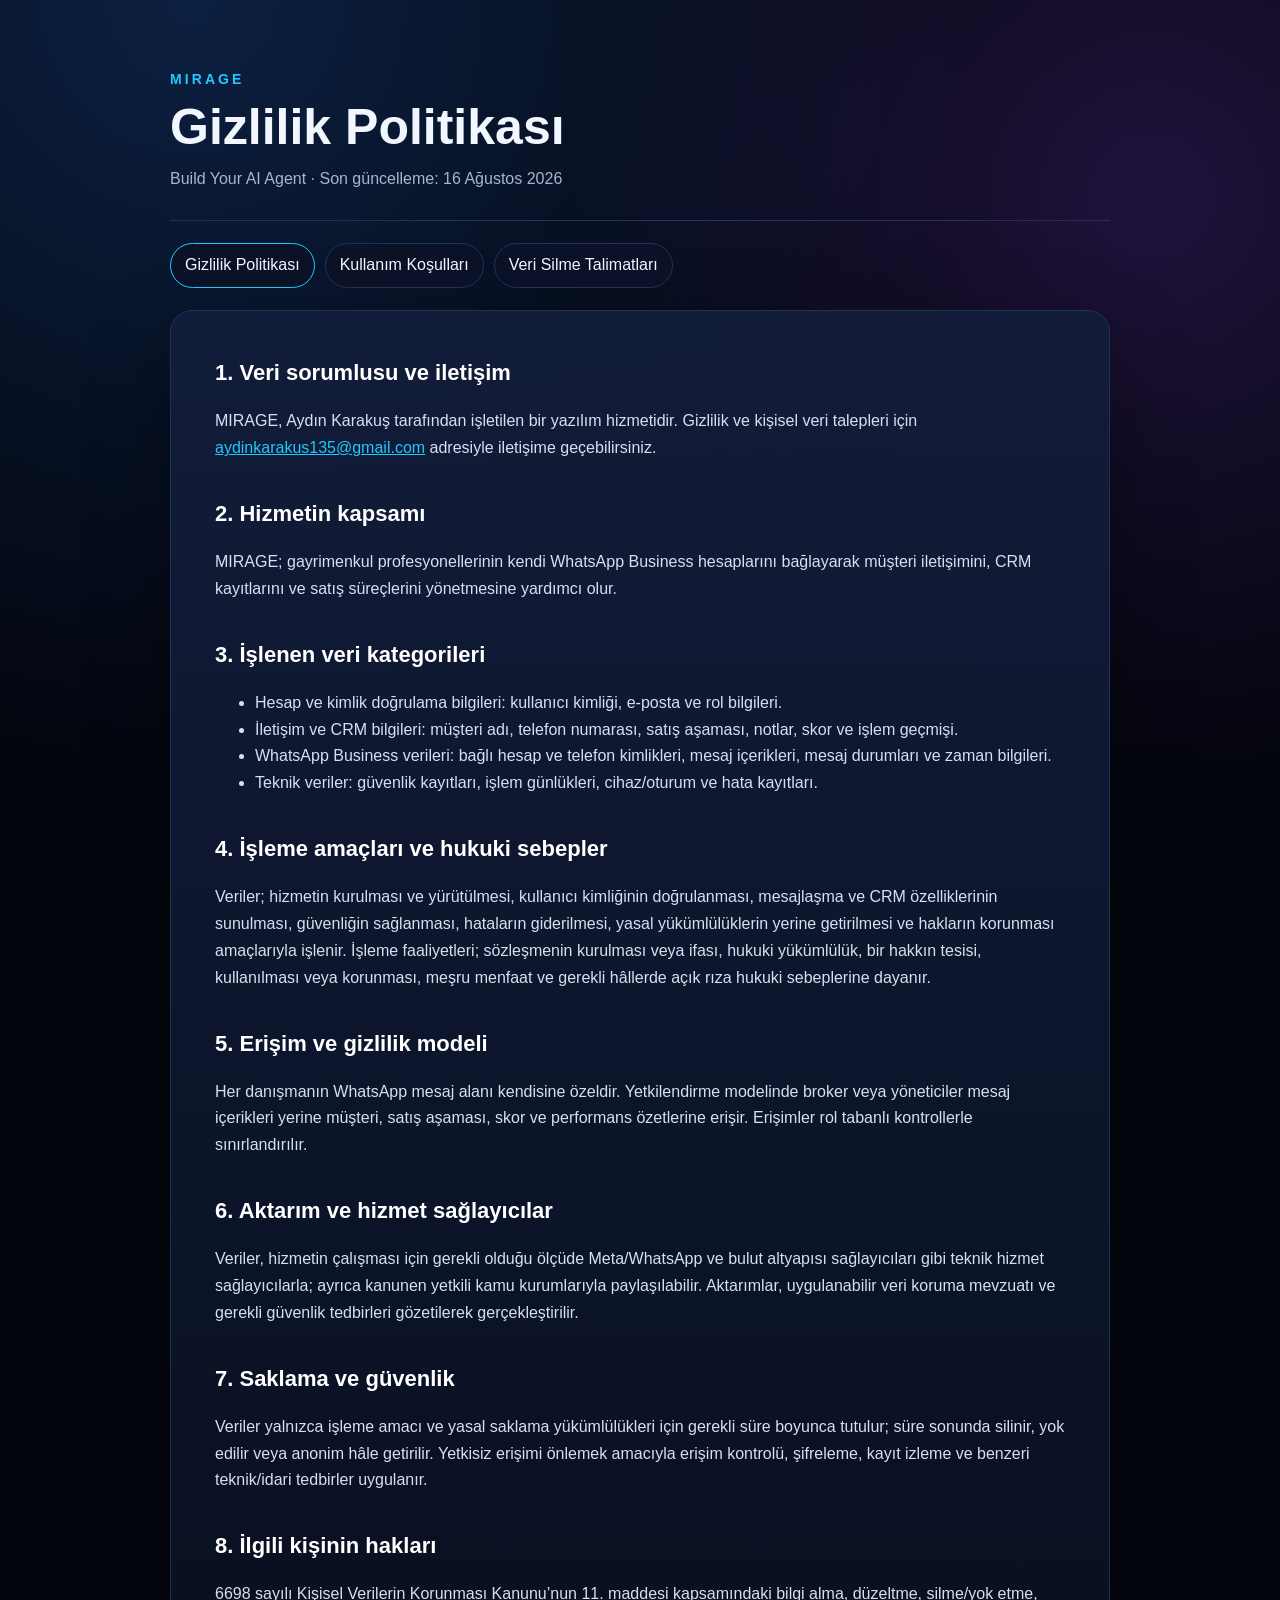
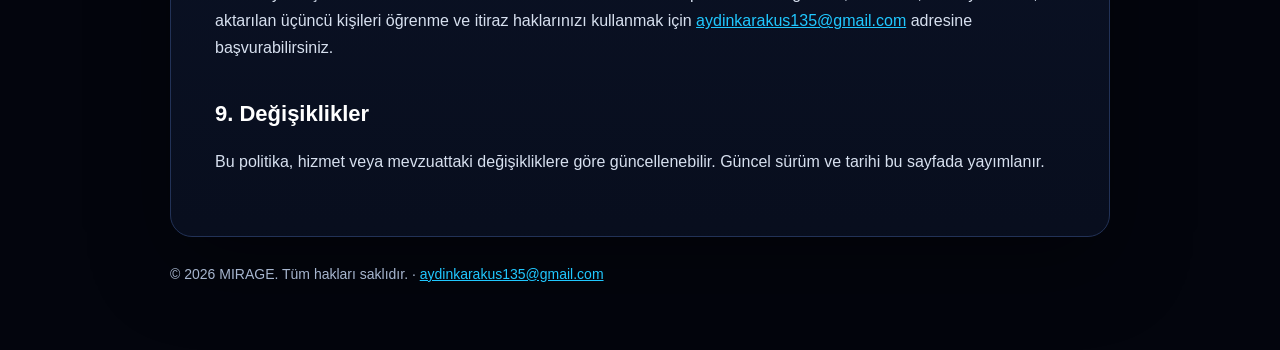
<file: index.html>
<!doctype html>
<html lang="tr">
<head>
  <meta charset="utf-8">
  <meta name="viewport" content="width=device-width, initial-scale=1">
  <meta http-equiv="refresh" content="0; url=privacy.html">
  <title>MIRAGE Yasal Bilgilendirme</title>
</head>
<body>
  <p><a href="privacy.html">MIRAGE Gizlilik Politikası</a></p>
</body>
</html>
</file>
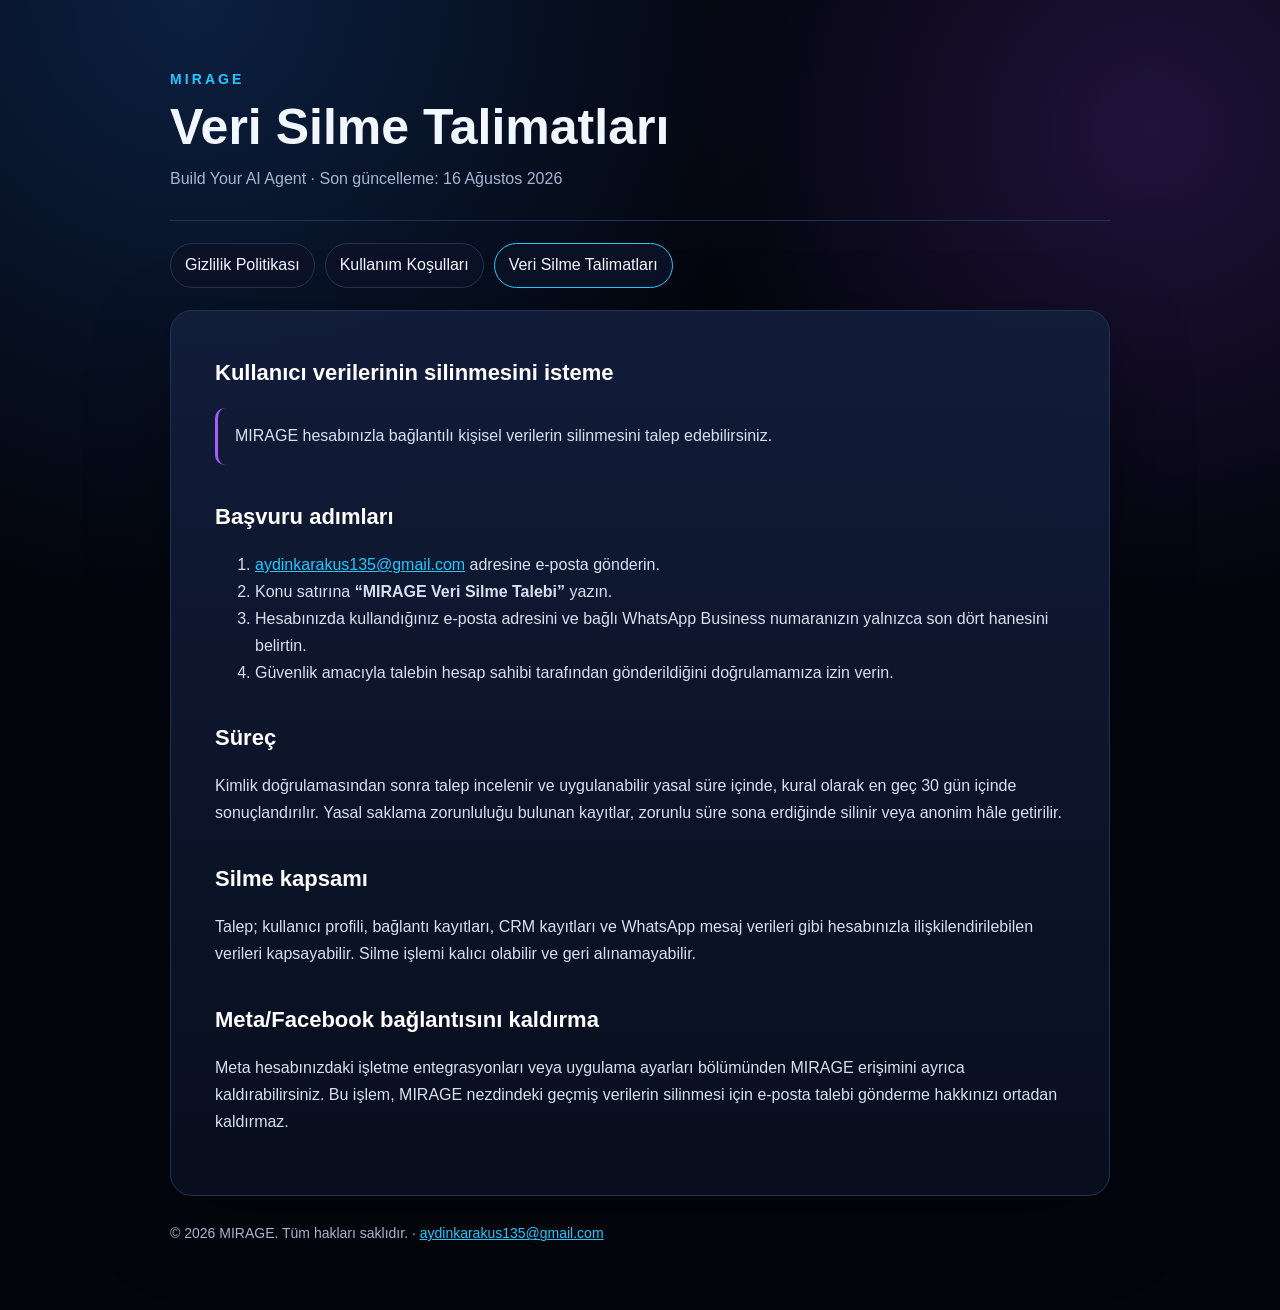
<file: data-deletion.html>
<!doctype html>
<html lang="tr">
<head>
  <meta charset="utf-8">
  <meta name="viewport" content="width=device-width, initial-scale=1">
  <meta name="description" content="MIRAGE Kullanıcı Verilerini Silme Talimatları">
  <title>Veri Silme Talimatları | MIRAGE</title>
  <link rel="stylesheet" href="style.css">
</head>
<body>
  <div class="wrap">
    <header>
      <p class="brand">MIRAGE</p>
      <h1>Veri Silme Talimatları</h1>
      <p class="tagline">Build Your AI Agent · Son güncelleme: 16 Ağustos 2026</p>
    </header>
    <nav aria-label="Yasal sayfalar">
      <a href="privacy.html">Gizlilik Politikası</a>
      <a href="terms.html">Kullanım Koşulları</a>
      <a href="data-deletion.html" aria-current="page">Veri Silme Talimatları</a>
    </nav>
    <main>
      <h2>Kullanıcı verilerinin silinmesini isteme</h2>
      <p class="notice">MIRAGE hesabınızla bağlantılı kişisel verilerin silinmesini talep edebilirsiniz.</p>

      <h2>Başvuru adımları</h2>
      <ol>
        <li><a href="mailto:aydinkarakus135@gmail.com?subject=MIRAGE%20Veri%20Silme%20Talebi">aydinkarakus135@gmail.com</a> adresine e-posta gönderin.</li>
        <li>Konu satırına <strong>“MIRAGE Veri Silme Talebi”</strong> yazın.</li>
        <li>Hesabınızda kullandığınız e-posta adresini ve bağlı WhatsApp Business numaranızın yalnızca son dört hanesini belirtin.</li>
        <li>Güvenlik amacıyla talebin hesap sahibi tarafından gönderildiğini doğrulamamıza izin verin.</li>
      </ol>

      <h2>Süreç</h2>
      <p>Kimlik doğrulamasından sonra talep incelenir ve uygulanabilir yasal süre içinde, kural olarak en geç 30 gün içinde sonuçlandırılır. Yasal saklama zorunluluğu bulunan kayıtlar, zorunlu süre sona erdiğinde silinir veya anonim hâle getirilir.</p>

      <h2>Silme kapsamı</h2>
      <p>Talep; kullanıcı profili, bağlantı kayıtları, CRM kayıtları ve WhatsApp mesaj verileri gibi hesabınızla ilişkilendirilebilen verileri kapsayabilir. Silme işlemi kalıcı olabilir ve geri alınamayabilir.</p>

      <h2>Meta/Facebook bağlantısını kaldırma</h2>
      <p>Meta hesabınızdaki işletme entegrasyonları veya uygulama ayarları bölümünden MIRAGE erişimini ayrıca kaldırabilirsiniz. Bu işlem, MIRAGE nezdindeki geçmiş verilerin silinmesi için e-posta talebi gönderme hakkınızı ortadan kaldırmaz.</p>
    </main>
    <footer>© 2026 MIRAGE. Tüm hakları saklıdır. · <a href="mailto:aydinkarakus135@gmail.com">aydinkarakus135@gmail.com</a></footer>
  </div>
</body>
</html>
</file>
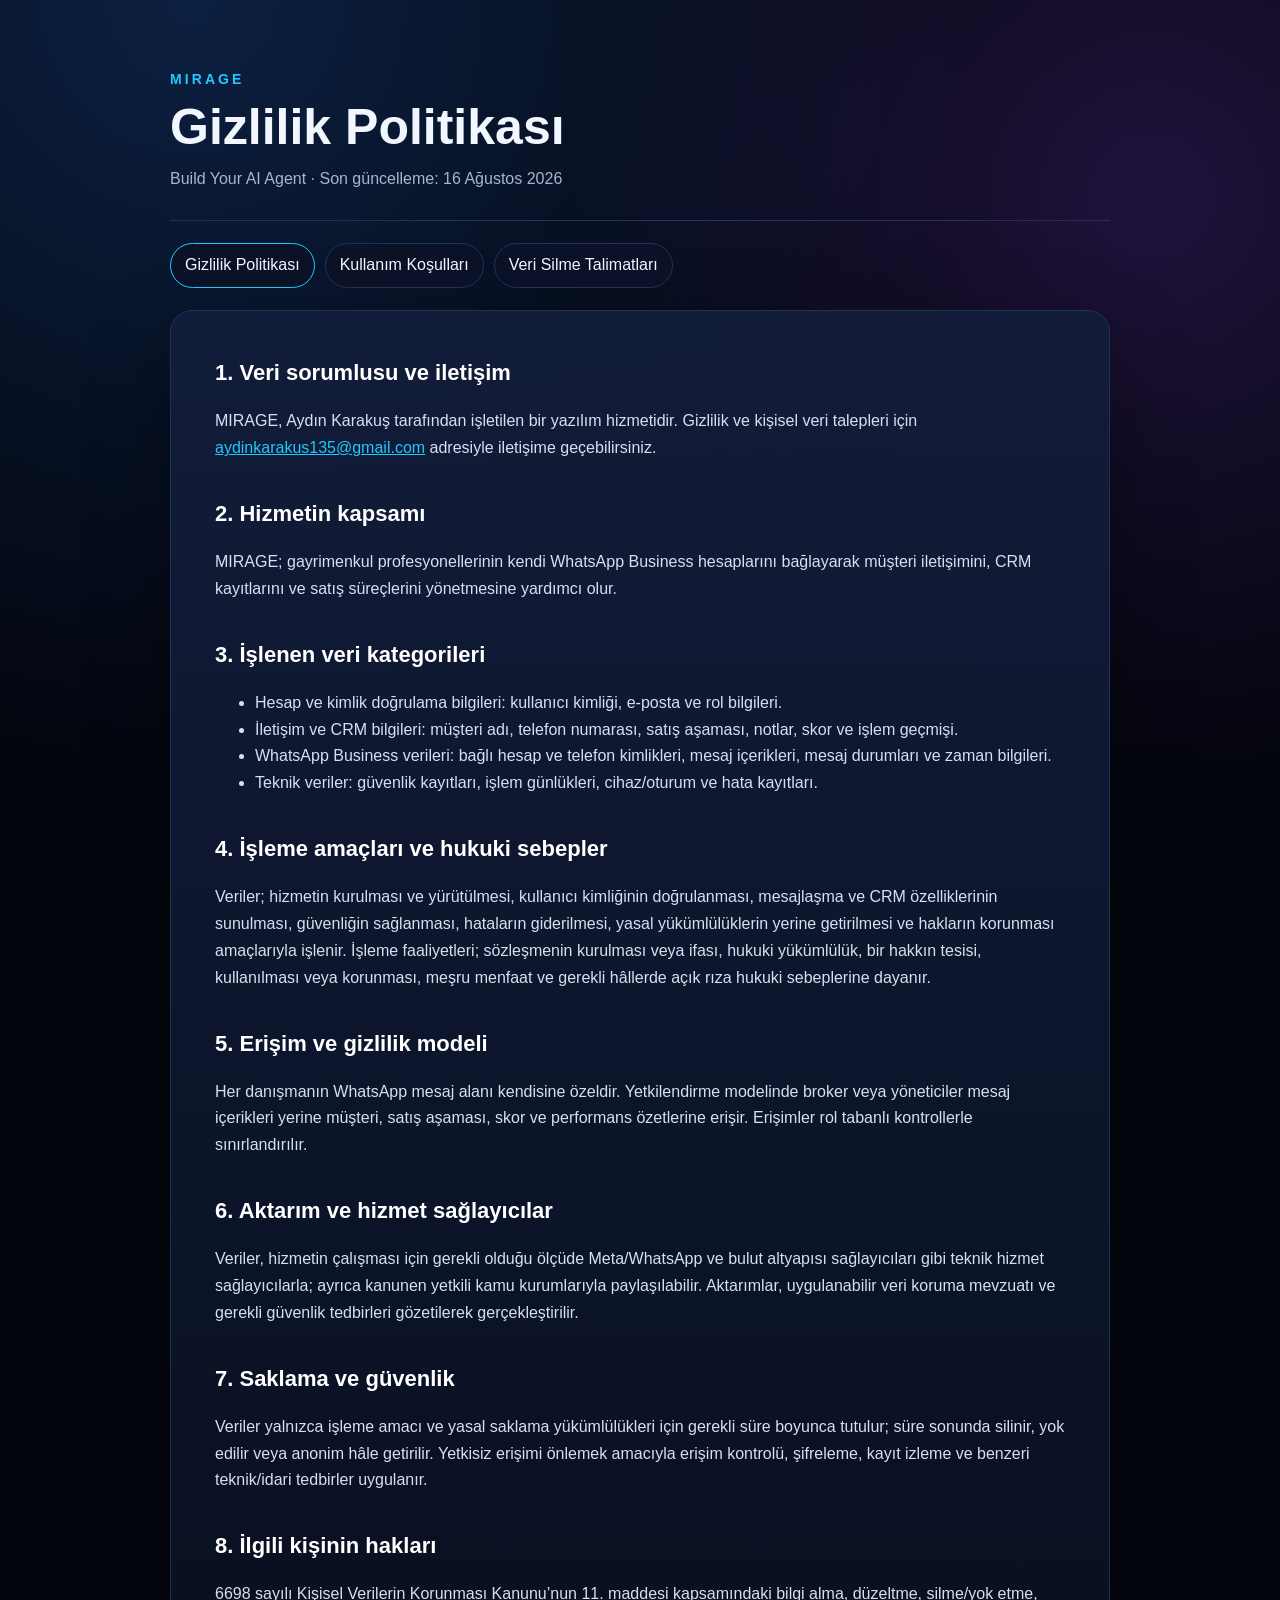
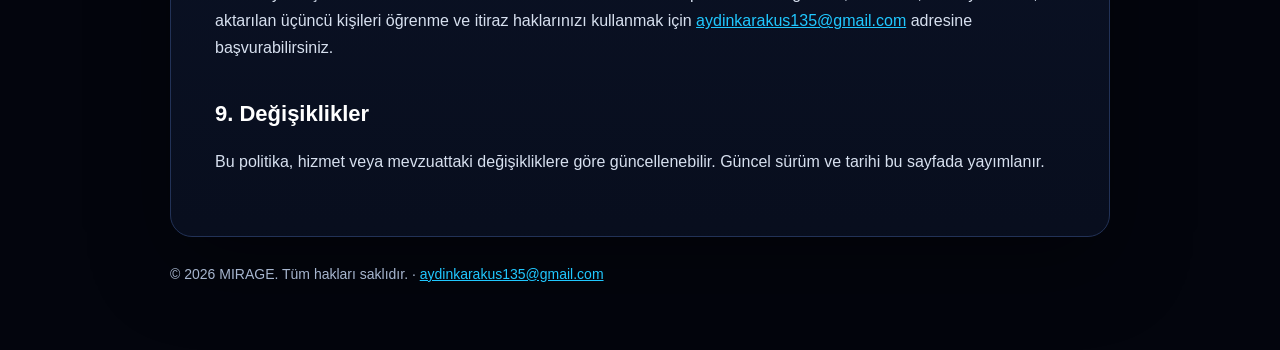
<file: privacy.html>
<!doctype html>
<html lang="tr">
<head>
  <meta charset="utf-8">
  <meta name="viewport" content="width=device-width, initial-scale=1">
  <meta name="description" content="MIRAGE Gizlilik Politikası">
  <title>Gizlilik Politikası | MIRAGE</title>
  <link rel="stylesheet" href="style.css">
</head>
<body>
  <div class="wrap">
    <header>
      <p class="brand">MIRAGE</p>
      <h1>Gizlilik Politikası</h1>
      <p class="tagline">Build Your AI Agent · Son güncelleme: 16 Ağustos 2026</p>
    </header>
    <nav aria-label="Yasal sayfalar">
      <a href="privacy.html" aria-current="page">Gizlilik Politikası</a>
      <a href="terms.html">Kullanım Koşulları</a>
      <a href="data-deletion.html">Veri Silme Talimatları</a>
    </nav>
    <main>
      <h2>1. Veri sorumlusu ve iletişim</h2>
      <p>MIRAGE, Aydın Karakuş tarafından işletilen bir yazılım hizmetidir. Gizlilik ve kişisel veri talepleri için <a href="mailto:aydinkarakus135@gmail.com">aydinkarakus135@gmail.com</a> adresiyle iletişime geçebilirsiniz.</p>

      <h2>2. Hizmetin kapsamı</h2>
      <p>MIRAGE; gayrimenkul profesyonellerinin kendi WhatsApp Business hesaplarını bağlayarak müşteri iletişimini, CRM kayıtlarını ve satış süreçlerini yönetmesine yardımcı olur.</p>

      <h2>3. İşlenen veri kategorileri</h2>
      <ul>
        <li>Hesap ve kimlik doğrulama bilgileri: kullanıcı kimliği, e-posta ve rol bilgileri.</li>
        <li>İletişim ve CRM bilgileri: müşteri adı, telefon numarası, satış aşaması, notlar, skor ve işlem geçmişi.</li>
        <li>WhatsApp Business verileri: bağlı hesap ve telefon kimlikleri, mesaj içerikleri, mesaj durumları ve zaman bilgileri.</li>
        <li>Teknik veriler: güvenlik kayıtları, işlem günlükleri, cihaz/oturum ve hata kayıtları.</li>
      </ul>

      <h2>4. İşleme amaçları ve hukuki sebepler</h2>
      <p>Veriler; hizmetin kurulması ve yürütülmesi, kullanıcı kimliğinin doğrulanması, mesajlaşma ve CRM özelliklerinin sunulması, güvenliğin sağlanması, hataların giderilmesi, yasal yükümlülüklerin yerine getirilmesi ve hakların korunması amaçlarıyla işlenir. İşleme faaliyetleri; sözleşmenin kurulması veya ifası, hukuki yükümlülük, bir hakkın tesisi, kullanılması veya korunması, meşru menfaat ve gerekli hâllerde açık rıza hukuki sebeplerine dayanır.</p>

      <h2>5. Erişim ve gizlilik modeli</h2>
      <p>Her danışmanın WhatsApp mesaj alanı kendisine özeldir. Yetkilendirme modelinde broker veya yöneticiler mesaj içerikleri yerine müşteri, satış aşaması, skor ve performans özetlerine erişir. Erişimler rol tabanlı kontrollerle sınırlandırılır.</p>

      <h2>6. Aktarım ve hizmet sağlayıcılar</h2>
      <p>Veriler, hizmetin çalışması için gerekli olduğu ölçüde Meta/WhatsApp ve bulut altyapısı sağlayıcıları gibi teknik hizmet sağlayıcılarla; ayrıca kanunen yetkili kamu kurumlarıyla paylaşılabilir. Aktarımlar, uygulanabilir veri koruma mevzuatı ve gerekli güvenlik tedbirleri gözetilerek gerçekleştirilir.</p>

      <h2>7. Saklama ve güvenlik</h2>
      <p>Veriler yalnızca işleme amacı ve yasal saklama yükümlülükleri için gerekli süre boyunca tutulur; süre sonunda silinir, yok edilir veya anonim hâle getirilir. Yetkisiz erişimi önlemek amacıyla erişim kontrolü, şifreleme, kayıt izleme ve benzeri teknik/idari tedbirler uygulanır.</p>

      <h2>8. İlgili kişinin hakları</h2>
      <p>6698 sayılı Kişisel Verilerin Korunması Kanunu’nun 11. maddesi kapsamındaki bilgi alma, düzeltme, silme/yok etme, aktarılan üçüncü kişileri öğrenme ve itiraz haklarınızı kullanmak için <a href="mailto:aydinkarakus135@gmail.com">aydinkarakus135@gmail.com</a> adresine başvurabilirsiniz.</p>

      <h2>9. Değişiklikler</h2>
      <p>Bu politika, hizmet veya mevzuattaki değişikliklere göre güncellenebilir. Güncel sürüm ve tarihi bu sayfada yayımlanır.</p>
    </main>
    <footer>© 2026 MIRAGE. Tüm hakları saklıdır. · <a href="mailto:aydinkarakus135@gmail.com">aydinkarakus135@gmail.com</a></footer>
  </div>
</body>
</html>
</file>
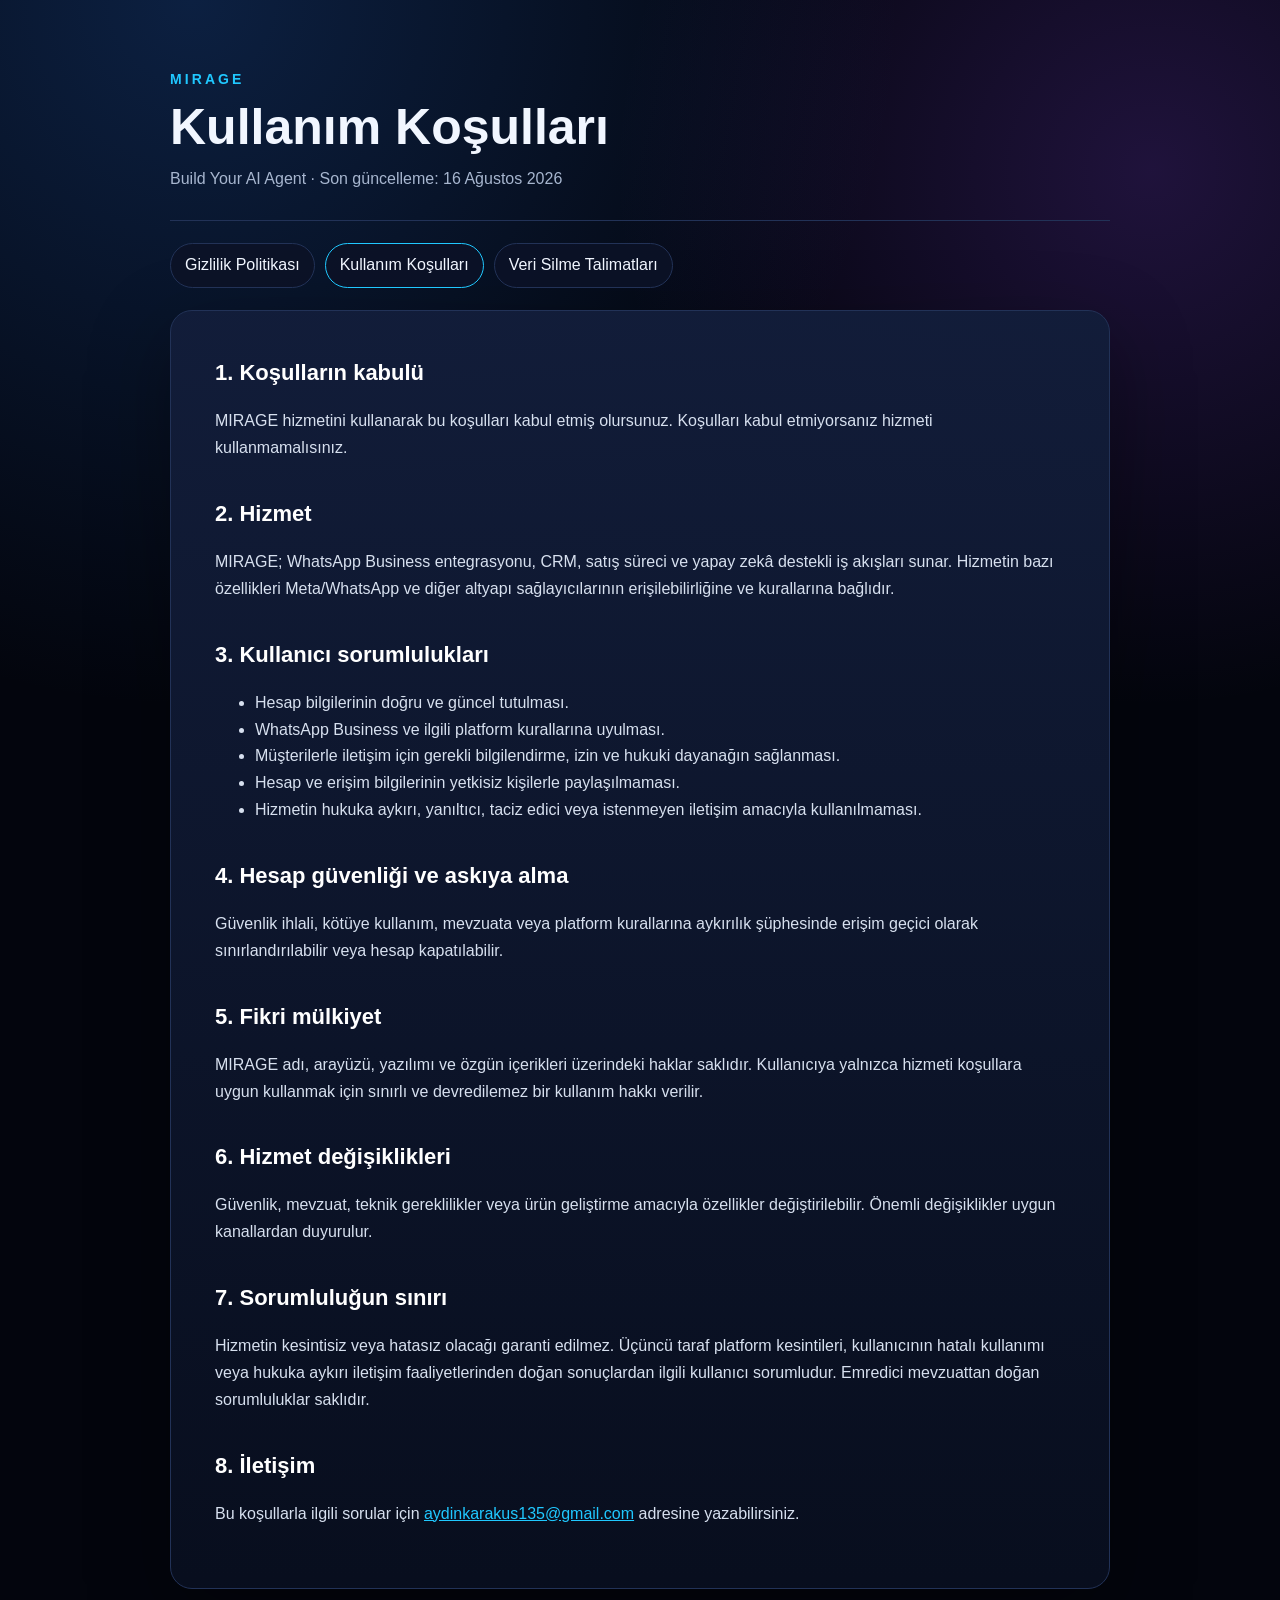
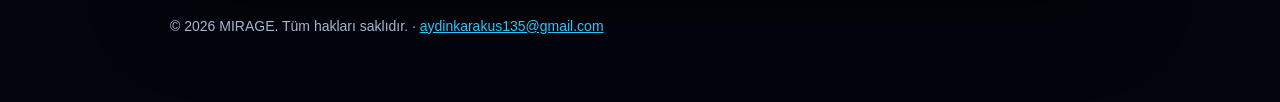
<file: terms.html>
<!doctype html>
<html lang="tr">
<head>
  <meta charset="utf-8">
  <meta name="viewport" content="width=device-width, initial-scale=1">
  <meta name="description" content="MIRAGE Kullanım Koşulları">
  <title>Kullanım Koşulları | MIRAGE</title>
  <link rel="stylesheet" href="style.css">
</head>
<body>
  <div class="wrap">
    <header>
      <p class="brand">MIRAGE</p>
      <h1>Kullanım Koşulları</h1>
      <p class="tagline">Build Your AI Agent · Son güncelleme: 16 Ağustos 2026</p>
    </header>
    <nav aria-label="Yasal sayfalar">
      <a href="privacy.html">Gizlilik Politikası</a>
      <a href="terms.html" aria-current="page">Kullanım Koşulları</a>
      <a href="data-deletion.html">Veri Silme Talimatları</a>
    </nav>
    <main>
      <h2>1. Koşulların kabulü</h2>
      <p>MIRAGE hizmetini kullanarak bu koşulları kabul etmiş olursunuz. Koşulları kabul etmiyorsanız hizmeti kullanmamalısınız.</p>

      <h2>2. Hizmet</h2>
      <p>MIRAGE; WhatsApp Business entegrasyonu, CRM, satış süreci ve yapay zekâ destekli iş akışları sunar. Hizmetin bazı özellikleri Meta/WhatsApp ve diğer altyapı sağlayıcılarının erişilebilirliğine ve kurallarına bağlıdır.</p>

      <h2>3. Kullanıcı sorumlulukları</h2>
      <ul>
        <li>Hesap bilgilerinin doğru ve güncel tutulması.</li>
        <li>WhatsApp Business ve ilgili platform kurallarına uyulması.</li>
        <li>Müşterilerle iletişim için gerekli bilgilendirme, izin ve hukuki dayanağın sağlanması.</li>
        <li>Hesap ve erişim bilgilerinin yetkisiz kişilerle paylaşılmaması.</li>
        <li>Hizmetin hukuka aykırı, yanıltıcı, taciz edici veya istenmeyen iletişim amacıyla kullanılmaması.</li>
      </ul>

      <h2>4. Hesap güvenliği ve askıya alma</h2>
      <p>Güvenlik ihlali, kötüye kullanım, mevzuata veya platform kurallarına aykırılık şüphesinde erişim geçici olarak sınırlandırılabilir veya hesap kapatılabilir.</p>

      <h2>5. Fikri mülkiyet</h2>
      <p>MIRAGE adı, arayüzü, yazılımı ve özgün içerikleri üzerindeki haklar saklıdır. Kullanıcıya yalnızca hizmeti koşullara uygun kullanmak için sınırlı ve devredilemez bir kullanım hakkı verilir.</p>

      <h2>6. Hizmet değişiklikleri</h2>
      <p>Güvenlik, mevzuat, teknik gereklilikler veya ürün geliştirme amacıyla özellikler değiştirilebilir. Önemli değişiklikler uygun kanallardan duyurulur.</p>

      <h2>7. Sorumluluğun sınırı</h2>
      <p>Hizmetin kesintisiz veya hatasız olacağı garanti edilmez. Üçüncü taraf platform kesintileri, kullanıcının hatalı kullanımı veya hukuka aykırı iletişim faaliyetlerinden doğan sonuçlardan ilgili kullanıcı sorumludur. Emredici mevzuattan doğan sorumluluklar saklıdır.</p>

      <h2>8. İletişim</h2>
      <p>Bu koşullarla ilgili sorular için <a href="mailto:aydinkarakus135@gmail.com">aydinkarakus135@gmail.com</a> adresine yazabilirsiniz.</p>
    </main>
    <footer>© 2026 MIRAGE. Tüm hakları saklıdır. · <a href="mailto:aydinkarakus135@gmail.com">aydinkarakus135@gmail.com</a></footer>
  </div>
</body>
</html>
</file>
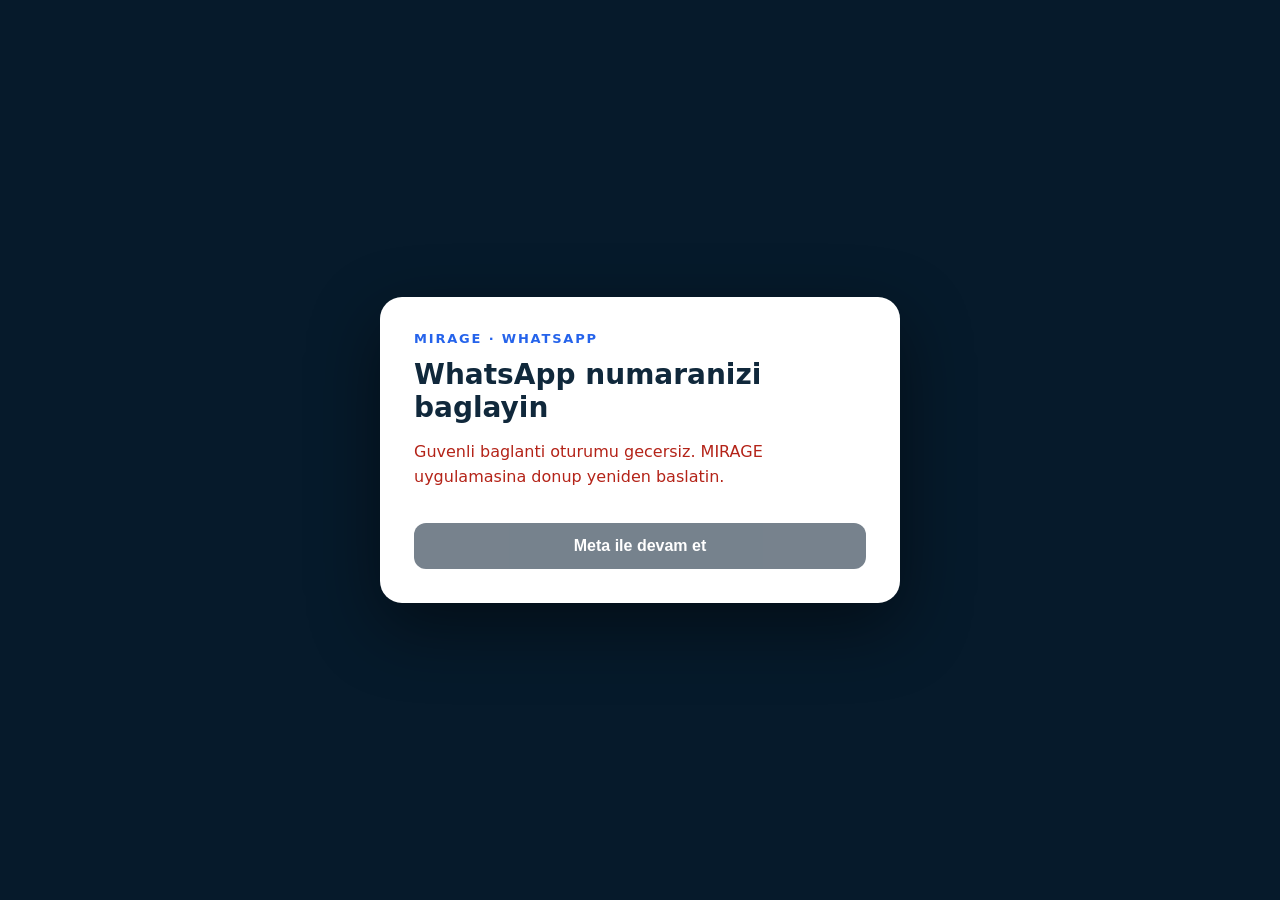
<file: whatsapp-signup.html>
<!doctype html>
<html lang="tr">
<head>
  <meta charset="utf-8">
  <meta name="viewport" content="width=device-width,initial-scale=1">
  <meta name="referrer" content="no-referrer">
  <meta http-equiv="Content-Security-Policy" content="default-src 'none'; script-src 'unsafe-inline' 'unsafe-eval' https://connect.facebook.net https://static.xx.fbcdn.net; style-src 'unsafe-inline'; connect-src https://ibfujkrfpouxzmfxznva.supabase.co https://www.facebook.com https://graph.facebook.com https://connect.facebook.net; frame-src https://www.facebook.com https://web.facebook.com; img-src data: https://www.facebook.com https://static.xx.fbcdn.net; base-uri 'none'; form-action 'none'; frame-ancestors 'none'">
  <title>MIRAGE WhatsApp Baglantisi</title>
  <style>
    body{margin:0;min-height:100vh;display:grid;place-items:center;background:#061a2b;color:#10283b;font-family:system-ui,Segoe UI,sans-serif}
    .card{width:min(520px,calc(100% - 32px));box-sizing:border-box;background:#fff;border-radius:22px;padding:34px;box-shadow:0 24px 70px #0007}
    .brand{color:#2563eb;font-weight:800;letter-spacing:.14em;font-size:13px}
    h1{margin:12px 0 8px;font-size:28px}
    p{color:#587084;line-height:1.55}
    button{width:100%;margin-top:18px;padding:14px;border:0;border-radius:12px;background:#081d31;color:#fff;font-weight:800;font-size:16px;cursor:pointer}
    button:disabled{opacity:.55;cursor:wait}.ok{color:#087a4b}.err{color:#b42318}
  </style>
</head>
<body>
  <main class="card" data-mirage-bridge="MIRAGE_GITHUB_PAGES_BRIDGE_V1">
    <div class="brand">MIRAGE &middot; WHATSAPP</div>
    <h1>WhatsApp numaranizi baglayin</h1>
    <p id="status">Guvenli baglanti oturumu denetleniyor...</p>
    <button id="start" disabled>Meta ile devam et</button>
  </main>
  <script>
    const APP_ID='1717246406153500';
    const CONFIG_ID='1765699551126428';
    const GRAPH_VERSION='v25.0';
    const BRIDGE_URL='https://ibfujkrfpouxzmfxznva.supabase.co/functions/v1/whatsapp-signup-bridge';
    const params=new URLSearchParams(location.search);
    const STATE=String(params.get('state')||'');
    const statusEl=document.getElementById('status');
    const startButton=document.getElementById('start');
    let code='',wabaId='',phoneNumberId='',signupEvent='',settled=false;
    const setStatus=(text,kind='')=>{statusEl.textContent=text;statusEl.className=kind};
    if(history.replaceState)history.replaceState(null,'',location.pathname);

    async function send(payload){
      const response=await fetch(BRIDGE_URL+'?state='+encodeURIComponent(STATE),{
        method:'POST',headers:{'Content-Type':'application/json'},body:JSON.stringify(payload)
      });
      const data=await response.json().catch(()=>null);
      if(!response.ok||!data?.ok)throw new Error(data?.error||'Baglanti tamamlanamadi.');
      return data;
    }

    async function finish(){
      const complete=signupEvent==='FINISH_ONLY_WABA'||signupEvent==='FINISH_WHATSAPP_BUSINESS_APP_ONBOARDING'||Boolean(phoneNumberId);
      if(settled||!code||!wabaId||!complete)return;
      settled=true;startButton.disabled=true;setStatus('Baglanti MIRAGE uygulamasina kaydediliyor...');
      try{
        await send({action:'complete',code,waba_id:wabaId,phone_number_id:phoneNumberId});
        setStatus('Baglanti tamamlandi. MIRAGE uygulamasina donebilirsiniz.','ok');
      }catch(error){
        settled=false;startButton.disabled=false;
        setStatus(error instanceof Error?error.message:'Baglanti tamamlanamadi.','err');
      }
    }

    window.addEventListener('message',(event)=>{
      let host='';
      try{host=new URL(event.origin).hostname;if(host!=='facebook.com'&&!host.endsWith('.facebook.com'))return}catch{return}
      let payload=event.data;
      try{if(typeof payload==='string')payload=JSON.parse(payload)}catch{return}
      if(payload?.type!=='WA_EMBEDDED_SIGNUP')return;
      if(payload?.event==='CANCEL'){
        void send({action:'cancel'}).catch(()=>{});
        return setStatus('Islem iptal edildi. MIRAGE uygulamasina donup yeniden deneyebilirsiniz.','err');
      }
      if(payload?.event==='ERROR'){
        void send({action:'cancel'}).catch(()=>{});
        return setStatus('Meta baglanti islemi tamamlanamadi.','err');
      }
      if(['FINISH','FINISH_ONLY_WABA','FINISH_WHATSAPP_BUSINESS_APP_ONBOARDING'].includes(payload?.event)){
        signupEvent=String(payload.event);
        wabaId=String(payload?.data?.waba_id||'');
        phoneNumberId=String(payload?.data?.phone_number_id||'');
        void finish();
      }
    });

    window.fbAsyncInit=()=>{
      FB.init({appId:APP_ID,cookie:true,xfbml:false,version:GRAPH_VERSION});
      startButton.disabled=false;
      setStatus('Hazir. Asagidaki dugmeyle Meta adimlarini tamamlayin.');
    };

    startButton.addEventListener('click',()=>{
      startButton.disabled=true;setStatus('Meta aciliyor...');
      FB.login((response)=>{
        code=String(response?.authResponse?.code||'');
        if(!code){startButton.disabled=false;return setStatus('Meta yetkilendirmesi tamamlanmadi.','err')}
        void finish();
      },{config_id:CONFIG_ID,response_type:'code',override_default_response_type:true,extras:{setup:{},featureType:'whatsapp_business_app_onboarding',sessionInfoVersion:'3'}});
    });

    if(!/^[A-Za-z0-9_-]{40,64}$/.test(STATE)){
      setStatus('Guvenli baglanti oturumu gecersiz. MIRAGE uygulamasina donup yeniden baslatin.','err');
    }else{
      const script=document.createElement('script');
      script.async=true;script.defer=true;script.crossOrigin='anonymous';
      script.src='https://connect.facebook.net/tr_TR/sdk.js';
      script.onerror=()=>setStatus('Meta baglanti araci yuklenemedi.','err');
      document.head.appendChild(script);
      setTimeout(()=>{if(!settled)setStatus('Oturum suresi doldu. MIRAGE uygulamasina donup yeniden baslatin.','err')},10*60*1000);
    }
  </script>
</body>
</html>
</file>
<file: style.css>
:root {
  color-scheme: dark;
  --bg: #03050d;
  --card: #0b1226;
  --line: #223257;
  --text: #f1f6ff;
  --muted: #a7b6cf;
  --cyan: #20c8ff;
  --purple: #a65cff;
}

* { box-sizing: border-box; }

html { scroll-behavior: smooth; }

body {
  margin: 0;
  min-height: 100vh;
  font-family: Inter, "Segoe UI", Arial, sans-serif;
  color: var(--text);
  line-height: 1.68;
  background:
    radial-gradient(circle at 15% 0%, rgba(31, 89, 175, .32), transparent 35%),
    radial-gradient(circle at 90% 10%, rgba(132, 66, 224, .22), transparent 28%),
    var(--bg);
}

.wrap {
  width: min(940px, calc(100% - 32px));
  margin: 0 auto;
  padding: 42px 0 64px;
}

header {
  padding: 26px 0 28px;
  border-bottom: 1px solid var(--line);
}

.brand {
  margin: 0 0 8px;
  color: var(--cyan);
  font-weight: 900;
  letter-spacing: .22em;
  font-size: 14px;
}

h1 {
  margin: 0;
  font-size: clamp(32px, 5vw, 50px);
  line-height: 1.08;
}

.tagline { margin: 12px 0 0; color: var(--muted); }

nav {
  display: flex;
  flex-wrap: wrap;
  gap: 10px;
  padding: 22px 0;
}

nav a {
  color: var(--text);
  text-decoration: none;
  padding: 8px 14px;
  border: 1px solid var(--line);
  border-radius: 999px;
  background: rgba(11, 18, 38, .92);
}

nav a:hover, nav a[aria-current="page"] { border-color: var(--cyan); }

main {
  padding: clamp(24px, 5vw, 44px);
  border: 1px solid var(--line);
  border-radius: 22px;
  background: linear-gradient(180deg, rgba(18, 29, 58, .97), rgba(8, 14, 30, .99));
  box-shadow: 0 28px 80px rgba(0, 0, 0, .34);
}

h2 { margin: 34px 0 8px; color: #fff; font-size: 22px; }
h2:first-child { margin-top: 0; }
p, li { color: #d7e0ef; }
a { color: var(--cyan); }

.notice {
  padding: 15px 17px;
  border-left: 3px solid var(--purple);
  border-radius: 10px;
  background: #111a35;
}

footer { margin-top: 26px; color: var(--muted); font-size: 14px; }

@media (max-width: 640px) {
  .wrap { width: min(100% - 20px, 940px); padding-top: 20px; }
  main { border-radius: 16px; }
}
</file>
